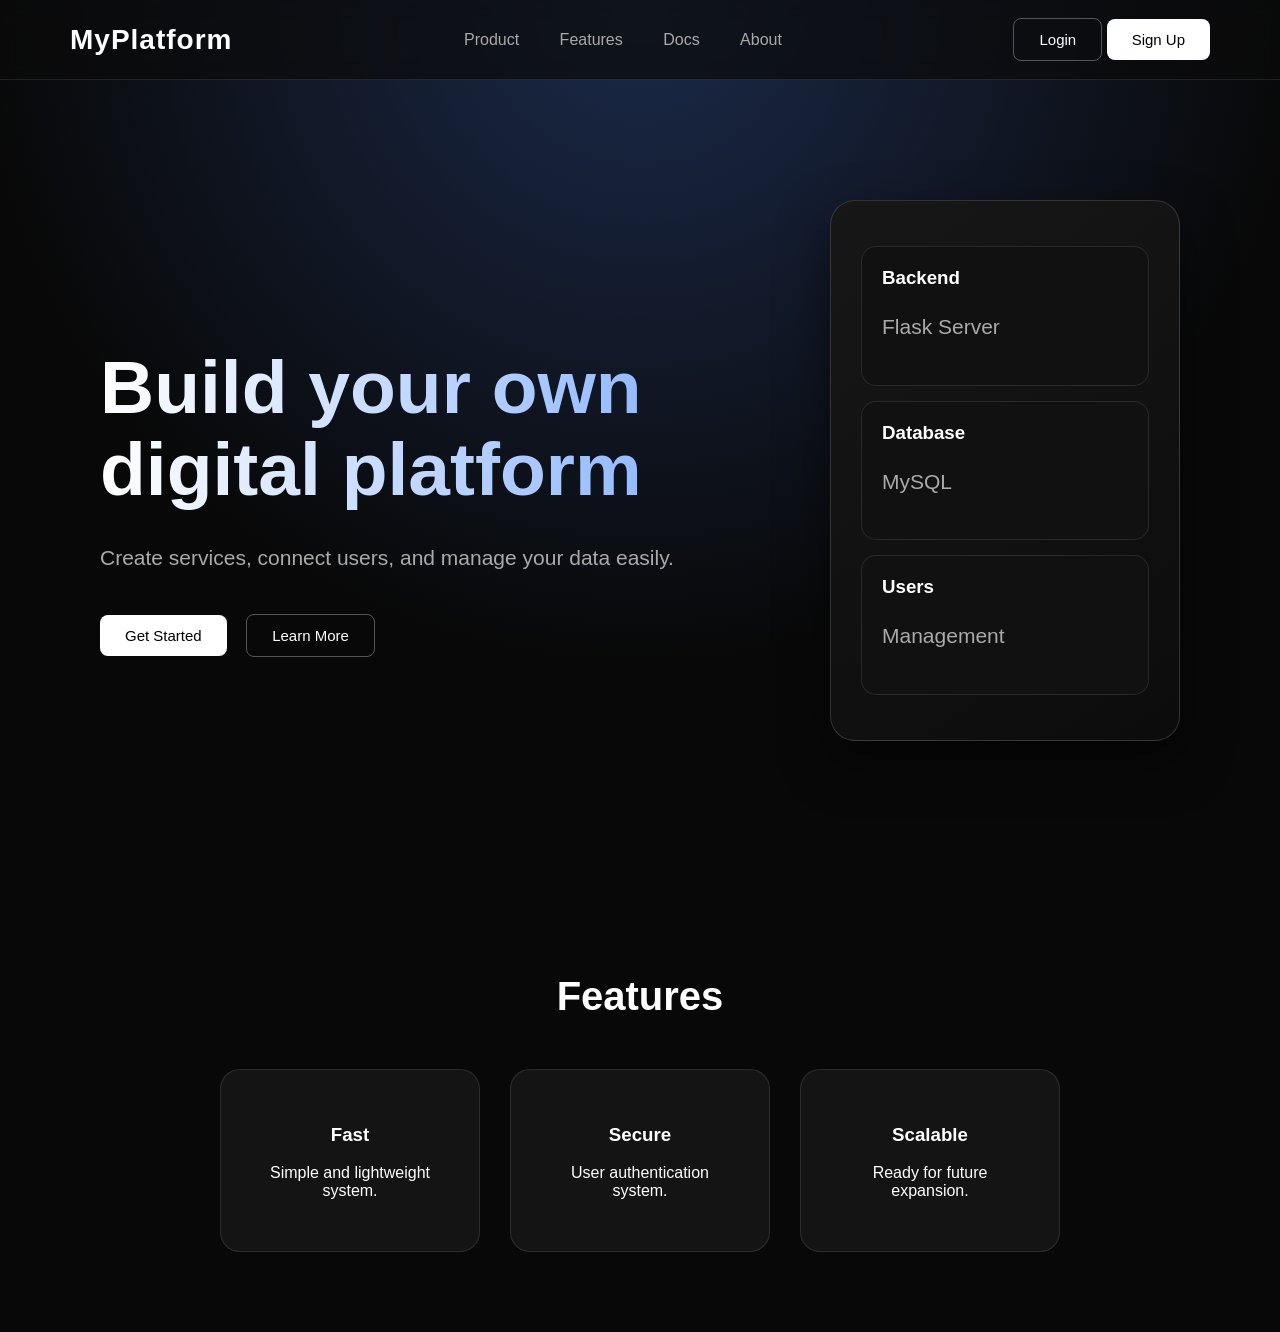
<file: index.html>
<!DOCTYPE html>
<html>

<head>

<meta charset="UTF-8">

<title>My Platform</title>

<link rel="stylesheet" href="style.css">

</head>


<body>


<header>

<div class="logo">
MyPlatform
</div>


<nav>

<a href="product.html">
Product
</a>

<a href="features.html">
Features
</a>

<a href="docs.html">
Docs
</a>

<a href="about.html">
About
</a>

</nav>


<div>

<button class="login-btn" onclick="openLogin()">
Login
</button>


<button class="signup-btn" onclick="openSignup()">
Sign Up
</button>

</div>


</header>





<section class="hero">


<div class="hero-text">


<h1>
Build your own
<br>
digital platform
</h1>


<p>
Create services, connect users,
and manage your data easily.
</p>


<div class="hero-button">


<button class="main-btn" onclick="openSignup()">
Get Started
</button>


<button class="outline-btn">
Learn More
</button>


</div>


</div>





<div class="dashboard">


<div class="box">

<h3>Backend</h3>

<p>
Flask Server
</p>

</div>



<div class="box">

<h3>Database</h3>

<p>
MySQL
</p>

</div>



<div class="box">

<h3>Users</h3>

<p>
Management
</p>

</div>


</div>

</section>

<section class="features">

<h2>
Features
</h2>

<div class="cards">

<div class="card">

<h3>
Fast
</h3>

<p>
Simple and lightweight system.
</p>

</div>

<div class="card">

<h3>
Secure
</h3>

<p>
User authentication system.
</p>

</div>

<div class="card">

<h3>
Scalable
</h3>

<p>
Ready for future expansion.
</p>

</div>

</div>

</section>

<!-- 회원가입 -->

<div id="signupBox" class="popup">

<h2>
Create Account
</h2>

<input id="username"
placeholder="Username">

<input id="password"
type="password"
placeholder="Password">

<button onclick="signup()">
Create Account
</button>

<button onclick="closeBox()">
Close
</button>

</div>
  
<!-- 로그인 -->

<div id="loginBox" class="popup">

<h2>
Login
</h2>

<input placeholder="Username">

<input type="password"
placeholder="Password">

<button>
Login
</button>


<button onclick="closeBox()">
Close
</button>


</div>

<script src="script.js"></script>
</body>


</html>
</file>
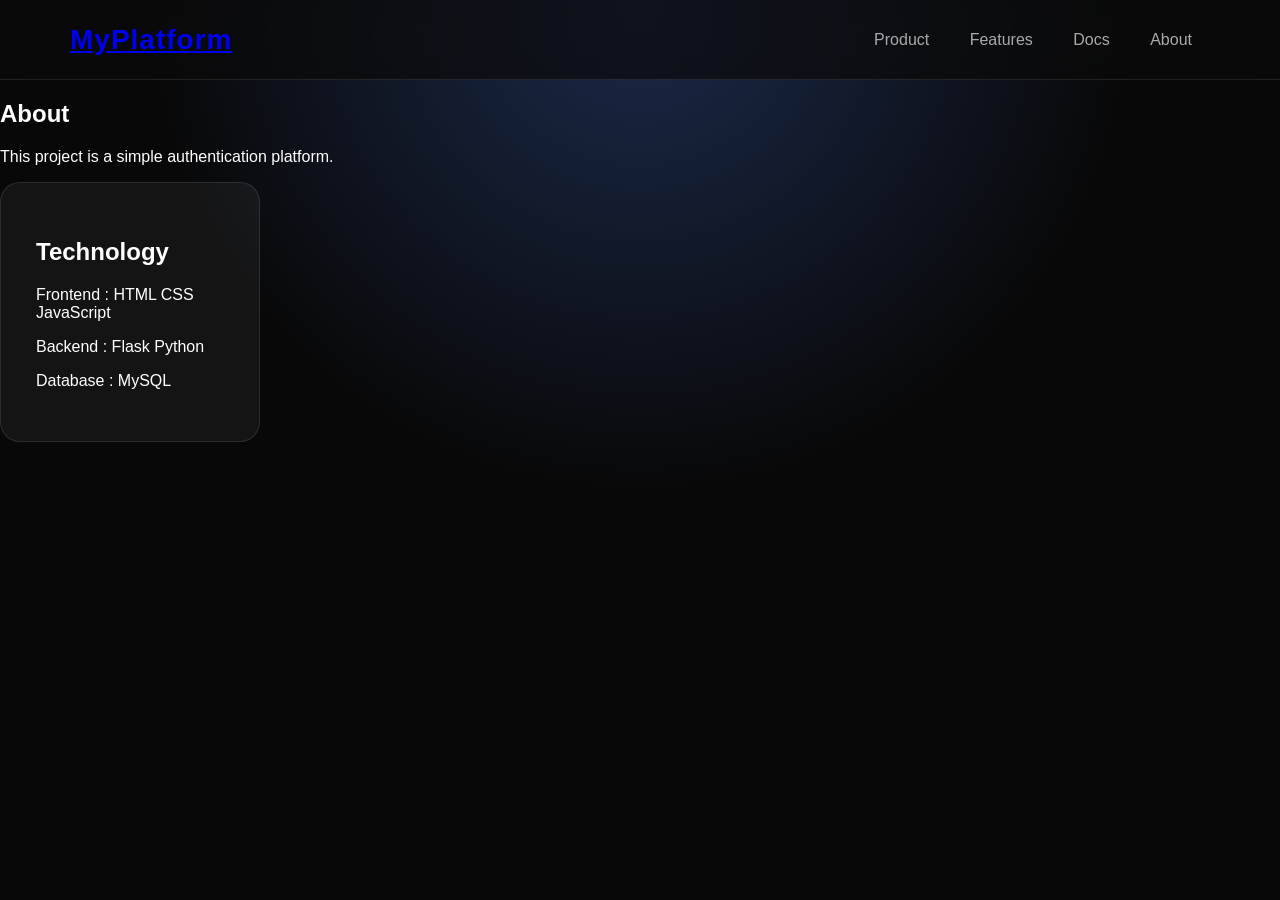
<file: About.html>
<!DOCTYPE html>
<html>

<head>

<title>About</title>

<link rel="stylesheet" href="style.css">

</head>



<body>


<header>


<div class="logo">

<a href="index.html">
MyPlatform
</a>

</div>



<nav>

<a href="product.html">Product</a>

<a href="features.html">Features</a>

<a href="docs.html">Docs</a>

<a href="about.html">About</a>

</nav>



</header>




<section class="page">


<h1>
About
</h1>


<p>
This project is a simple authentication platform.
</p>


<div class="card">


<h2>
Technology
</h2>


<p>
Frontend : HTML CSS JavaScript
</p>


<p>
Backend : Flask Python
</p>


<p>
Database : MySQL
</p>


</div>


</section>



</body>


</html>
</file>
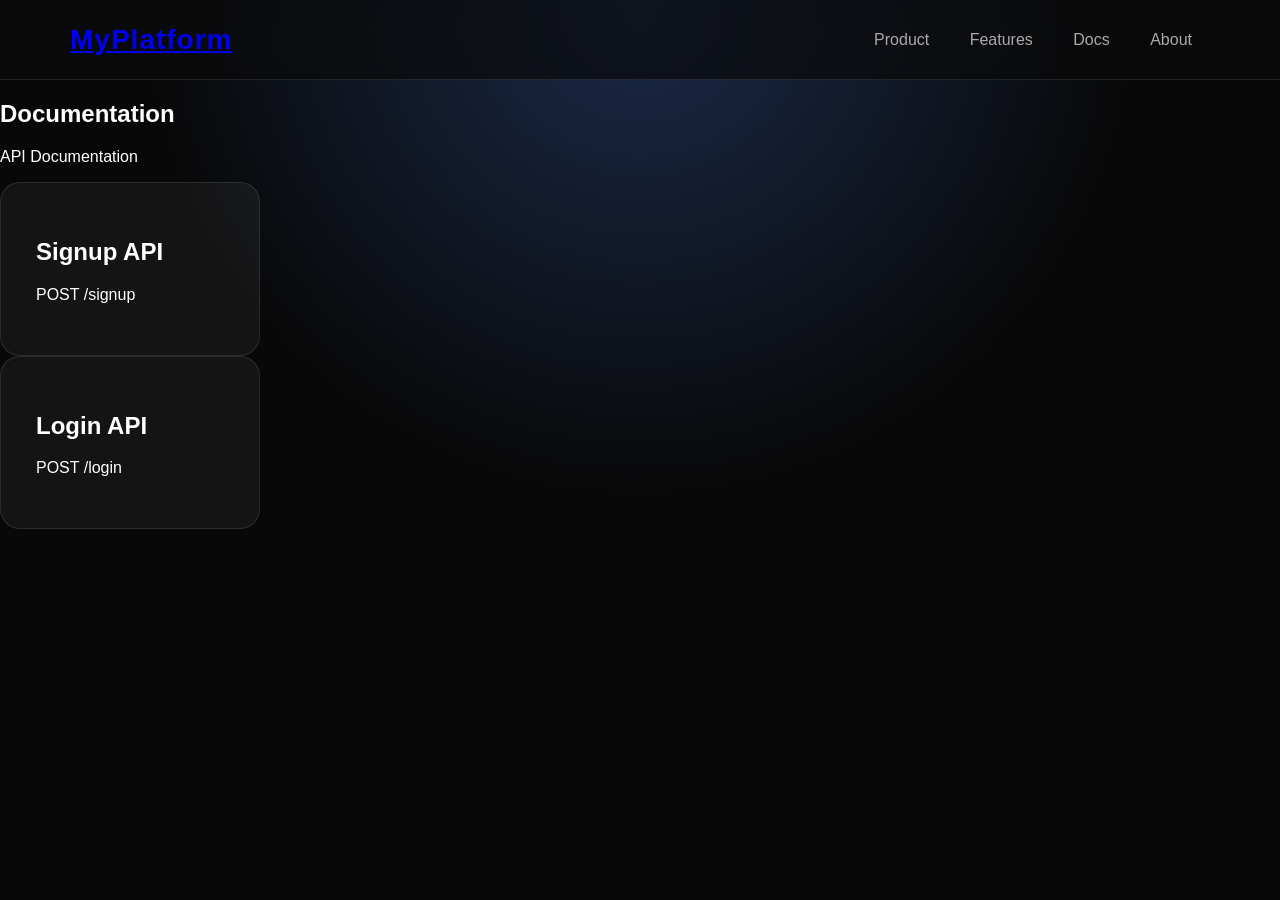
<file: Doc.html>
<!DOCTYPE html>
<html>

<head>

<title>Docs</title>

<link rel="stylesheet" href="style.css">

</head>


<body>


<header>

<div class="logo">

<a href="index.html">
MyPlatform
</a>

</div>



<nav>

<a href="product.html">Product</a>

<a href="features.html">Features</a>

<a href="docs.html">Docs</a>

<a href="about.html">About</a>

</nav>


</header>




<section class="page">


<h1>
Documentation
</h1>


<p>
API Documentation
</p>



<div class="card">

<h2>
Signup API
</h2>


<p>
POST /signup
</p>

</div>




<div class="card">

<h2>
Login API
</h2>


<p>
POST /login
</p>


</div>


</section>


</body>

</html>
</file>
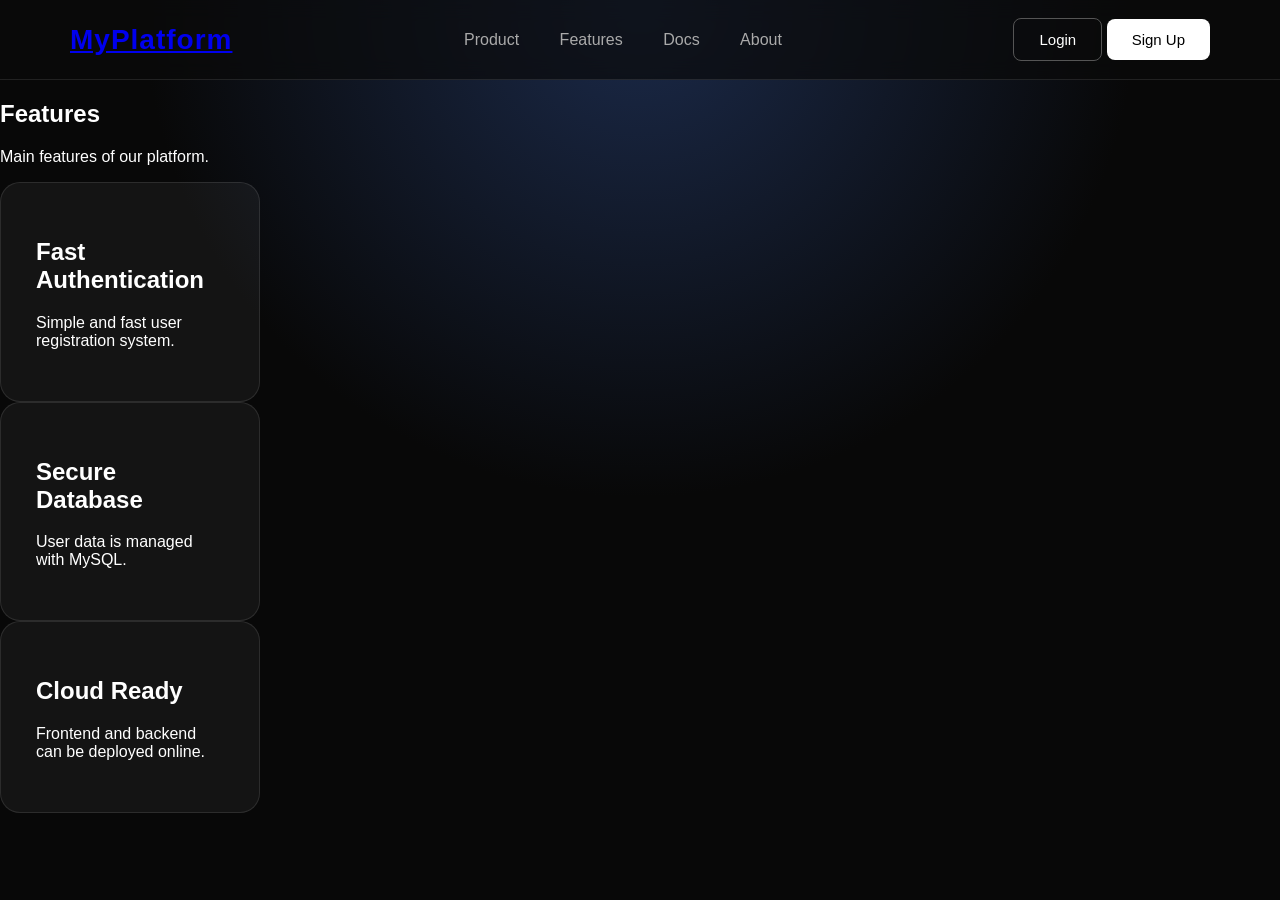
<file: feature.html>
<!DOCTYPE html>
<html>

<head>

<title>Features</title>

<link rel="stylesheet" href="style.css">

</head>


<body>


<header>


<div class="logo">

<a href="index.html">
MyPlatform
</a>

</div>



<nav>

<a href="product.html">Product</a>

<a href="features.html">Features</a>

<a href="docs.html">Docs</a>

<a href="about.html">About</a>

</nav>



<div>

<button class="login-btn">
Login
</button>

<button class="signup-btn">
Sign Up
</button>


</div>


</header>




<section class="page">


<h1>
Features
</h1>


<p>
Main features of our platform.
</p>



<div class="card">

<h2>
Fast Authentication
</h2>

<p>
Simple and fast user registration system.
</p>

</div>



<div class="card">

<h2>
Secure Database
</h2>

<p>
User data is managed with MySQL.
</p>

</div>



<div class="card">

<h2>
Cloud Ready
</h2>

<p>
Frontend and backend can be deployed online.
</p>

</div>


</section>



</body>

</html>
</file>
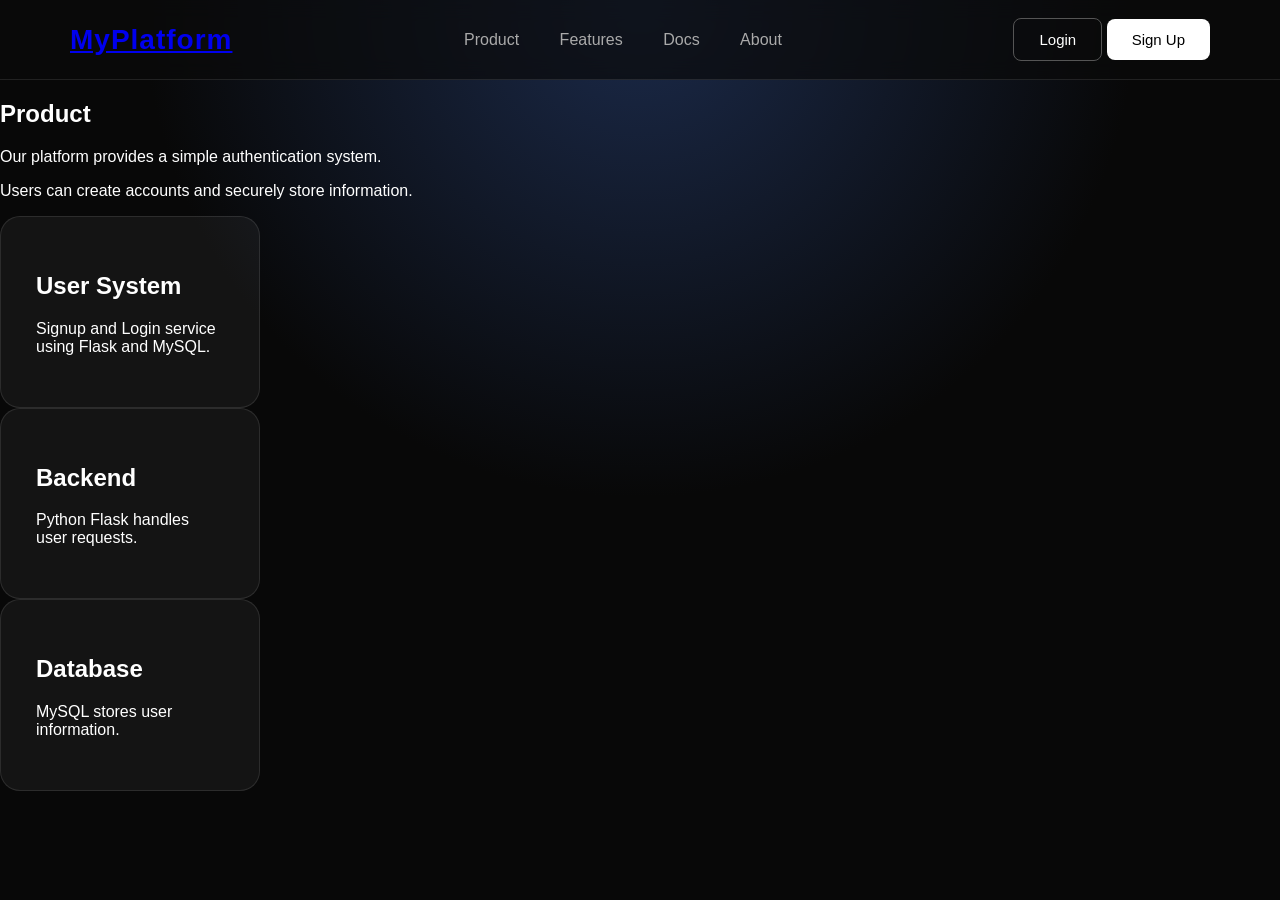
<file: Product.html>
<!DOCTYPE html>
<html>

<head>

<title>Product</title>

<link rel="stylesheet" href="style.css">

</head>


<body>


<header>


<div class="logo">
<a href="index.html">
MyPlatform
</a>
</div>


<nav>

<a href="product.html">Product</a>

<a href="features.html">Features</a>

<a href="docs.html">Docs</a>

<a href="about.html">About</a>


</nav>


<div>

<button class="login-btn">
Login
</button>

<button class="signup-btn">
Sign Up
</button>

</div>


</header>



<section class="page">


<h1>
Product
</h1>


<p>
Our platform provides a simple authentication system.
</p>


<p>
Users can create accounts and securely store information.
</p>



<div class="card">

<h2>
User System
</h2>

<p>
Signup and Login service using Flask and MySQL.
</p>

</div>


<div class="card">

<h2>
Backend
</h2>

<p>
Python Flask handles user requests.
</p>

</div>


<div class="card">

<h2>
Database
</h2>

<p>
MySQL stores user information.
</p>

</div>



</section>



</body>

</html>
</file>
<file: style.css>
* {
    box-sizing: border-box;
}


body {

    margin: 0;

    font-family: Arial, Helvetica, sans-serif;

    background:
    radial-gradient(circle at top, #1b2a4a, #080808 45%);

    color: white;

    min-height:100vh;

}



/* -----------------
   Header
------------------*/


header {

    height:80px;

    display:flex;

    align-items:center;

    justify-content:space-between;

    padding:0 70px;

    background:rgba(10,10,10,0.7);

    backdrop-filter:blur(10px);

    border-bottom:1px solid rgba(255,255,255,0.1);

}



.logo {

    font-size:28px;

    font-weight:700;

    letter-spacing:1px;

}



nav a {

    color:#aaa;

    text-decoration:none;

    margin:0 18px;

    transition:0.3s;

}


nav a:hover {

    color:white;

}




/* -----------------
   Buttons
------------------*/


button {

    cursor:pointer;

    border-radius:8px;

    padding:12px 25px;

    font-size:15px;

    transition:0.3s;

}



.login-btn {

    background:transparent;

    color:white;

    border:1px solid #555;

}



.login-btn:hover {

    background:#222;

}



.signup-btn,
.main-btn {


    background:white;

    color:black;

    border:none;

}



.signup-btn:hover,
.main-btn:hover {

    transform:translateY(-3px);

}





/* -----------------
   Hero
------------------*/


.hero {


    display:flex;

    justify-content:space-between;

    align-items:center;

    padding:120px 100px;


}




.hero-text {

    width:55%;

}



.hero h1 {


    font-size:75px;

    line-height:1.1;

    margin-bottom:30px;


    background:
    linear-gradient(
    90deg,
    #ffffff,
    #8ab4ff
    );


    -webkit-background-clip:text;

    color:transparent;


}



.hero p {

    color:#aaa;

    font-size:21px;

    line-height:1.6;

}





.hero-button {

    margin-top:40px;

}




.outline-btn {


    background:transparent;

    color:white;

    border:1px solid #555;

    margin-left:15px;


}



.outline-btn:hover {

    background:#222;

}





/* -----------------
   Dashboard Card
------------------*/


.dashboard {


    width:350px;


    background:

    linear-gradient(
    145deg,
    #171717,
    #0c0c0c
    );


    padding:30px;


    border-radius:25px;


    border:

    1px solid rgba(255,255,255,0.15);


    box-shadow:

    0 20px 50px rgba(0,0,0,0.5);


}



.box {


    background:#111;


    border:

    1px solid rgba(255,255,255,0.1);


    padding:20px;


    margin:15px 0;


    border-radius:15px;


}





.box h3 {

    margin:0 0 10px 0;

}





.box p {

    color:#aaa;

}





/* -----------------
 Features
------------------*/


.features {

    padding:80px 100px;

    text-align:center;


}



.features h2 {

    font-size:40px;

}



.cards {


    display:flex;

    justify-content:center;

    gap:30px;

    margin-top:50px;


}




.card {


    width:260px;


    padding:35px;


    background:

    rgba(255,255,255,0.05);


    border:

    1px solid rgba(255,255,255,0.1);


    border-radius:20px;


    transition:0.3s;


}



.card:hover {


    transform:translateY(-10px);


    background:

    rgba(255,255,255,0.1);


}





/* -----------------
 Popup
------------------*/


.popup {


    display:none;


    position:fixed;


    top:50%;


    left:50%;


    transform:

    translate(-50%,-50%);


    background:#111;


    padding:40px;


    border-radius:20px;


    border:

    1px solid #333;


    box-shadow:

    0 20px 60px black;


}



.popup input {


    display:block;


    width:260px;


    padding:13px;


    margin:15px 0;


    background:#222;


    border:

    1px solid #444;


    color:white;

.page{

padding:100px;

text-align:center;

}


.page h1{

font-size:60px;

margin-bottom:40px;

}


.page p{

font-size:20px;

color:#aaa;

}


.card{

margin:30px auto;

max-width:500px;

padding:30px;

background:rgba(255,255,255,0.05);

border-radius:20px;

border:1px solid rgba(255,255,255,0.1);

}
    border-radius:8px;


}
</file>
